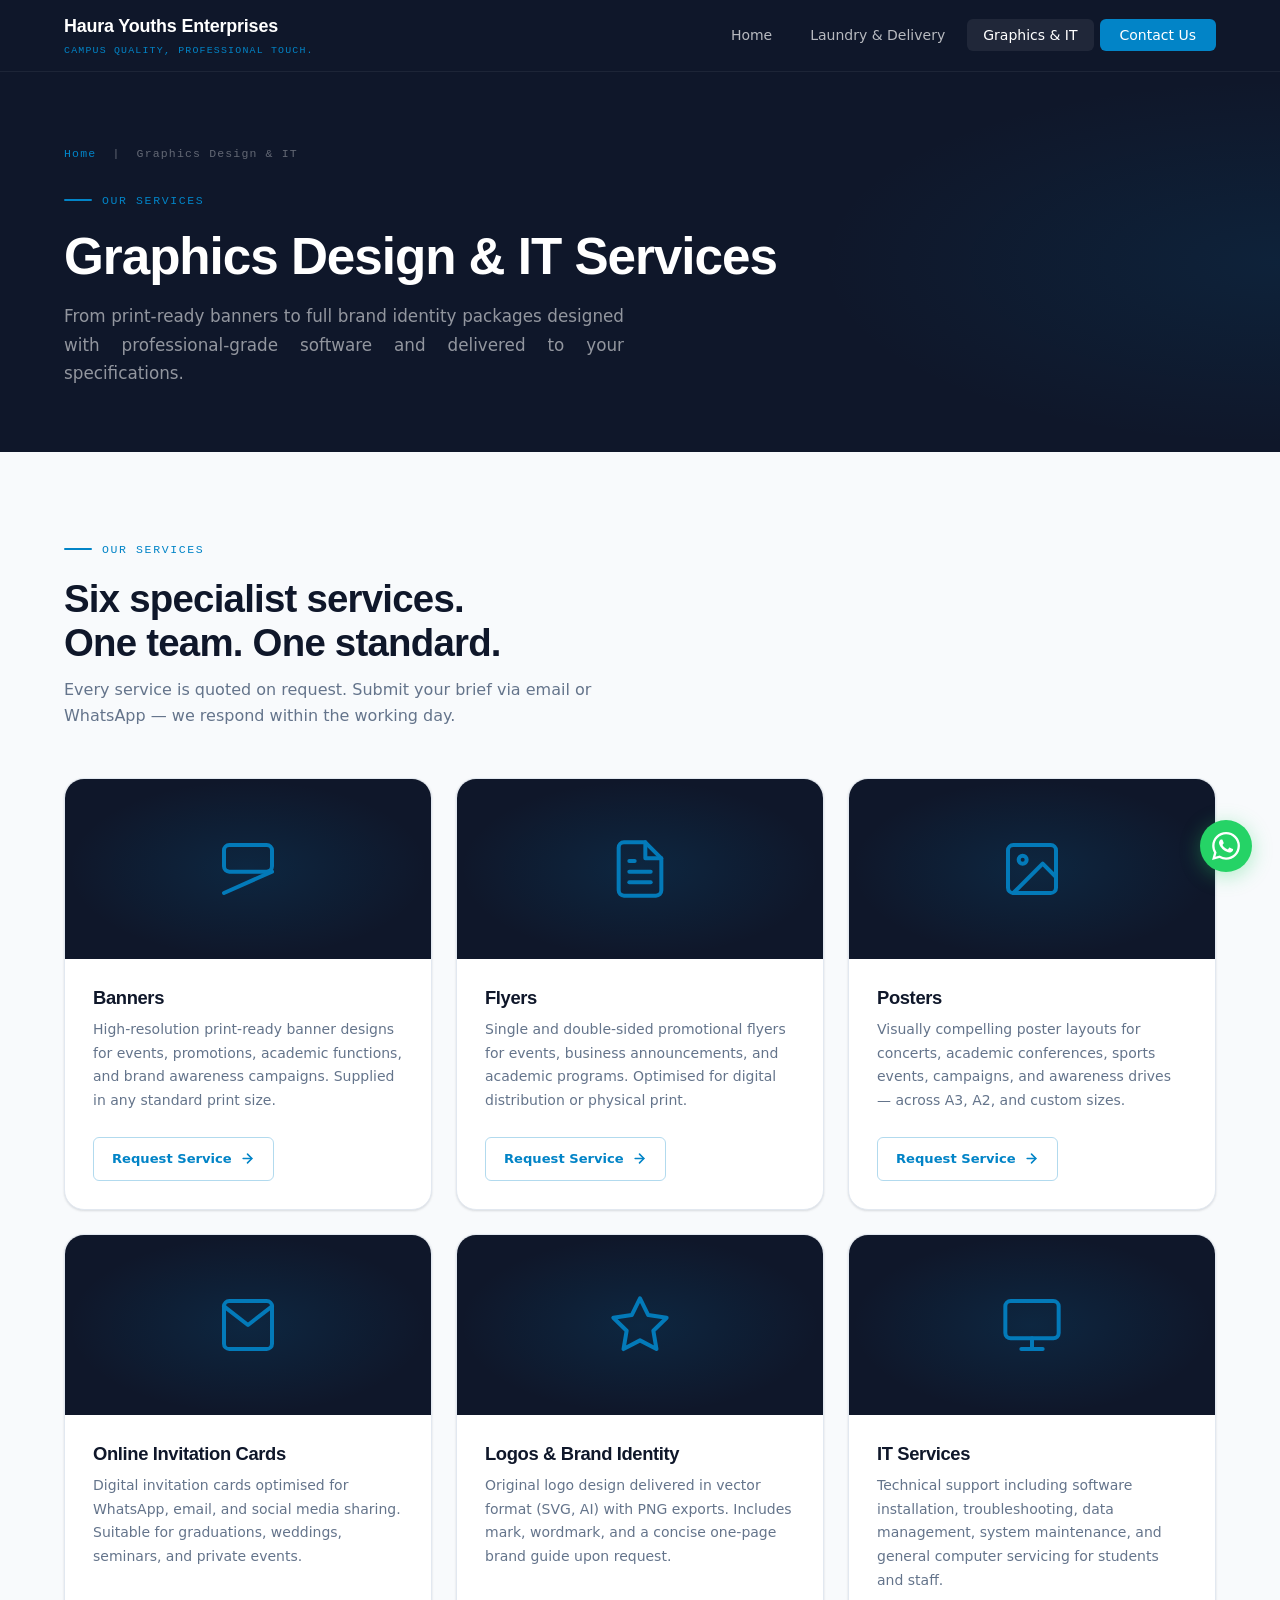
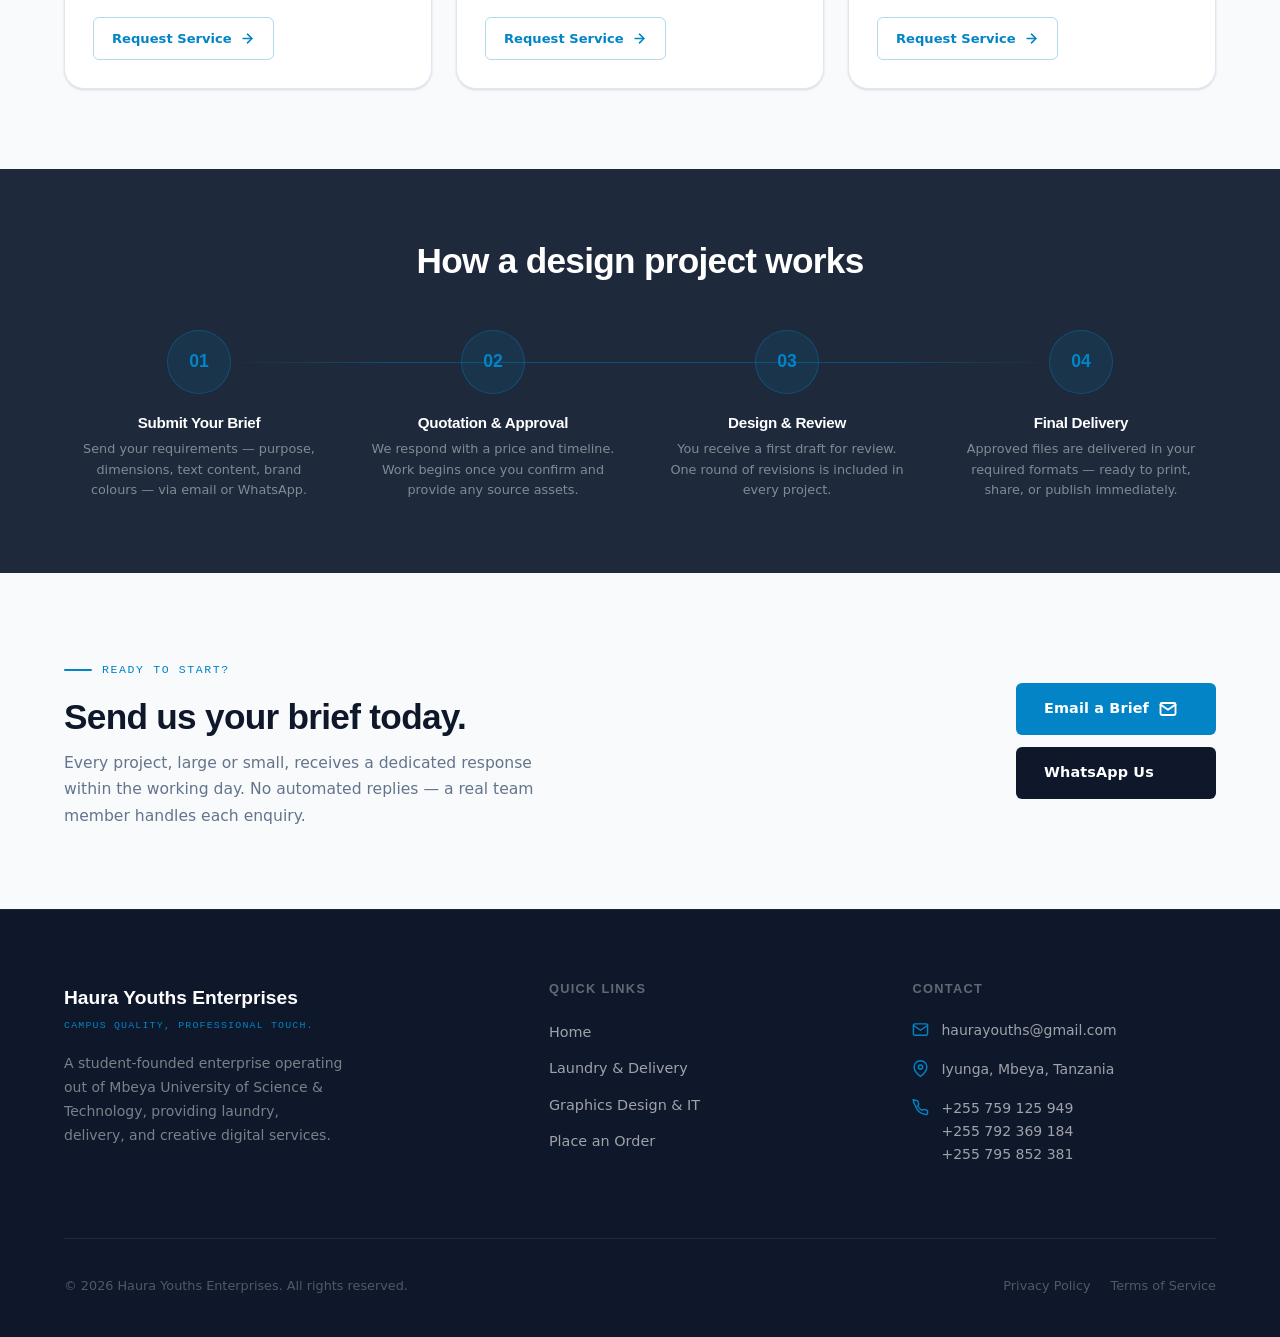
<file: graphics.html>
<!DOCTYPE html>
<html lang="en">
<head>
  <meta charset="UTF-8" />
  <meta name="viewport" content="width=device-width, initial-scale=1.0" />
  <meta name="description" content="Haura Youths Enterprises — Professional graphics design and IT services including banners, flyers, posters, logos, invitation cards, and technical support. Mbeya, Tanzania." />
  <title>Graphics Design &amp; IT — Haura Youths Enterprises</title>
  <link rel="stylesheet" href="css/style.css" />
</head>
<body>

  <!-- NAVBAR -->
  <nav class="navbar" role="navigation" aria-label="Main navigation">
    <div class="navbar__inner">
      <a href="index.html" class="navbar__brand">
        <span class="navbar__name">Haura Youths Enterprises</span>
        <span class="navbar__tagline">Campus Quality, Professional Touch.</span>
      </a>
      <ul class="navbar__links" role="list">
        <li><a href="index.html">Home</a></li>
        <li><a href="laundry.html">Laundry &amp; Delivery</a></li>
        <li><a href="graphics.html" class="active">Graphics &amp; IT</a></li>
        <li><a href="mailto:haurayouths@gmail.com" class="nav-cta">Contact Us</a></li>
      </ul>
      <button class="nav-toggle" aria-label="Toggle menu" aria-expanded="false">
        <span></span>
        <span></span>
        <span></span>
      </button>
    </div>
  </nav>

  <!-- PAGE HERO -->
  <header class="page-hero" aria-labelledby="page-title">
    <div class="page-hero__inner">
      <p class="page-hero__breadcrumb">
        <a href="index.html">Home</a> &nbsp;|&nbsp; Graphics Design &amp; IT
      </p>
      <p class="section-label">Our Services</p>
      <h1 class="page-hero__title" id="page-title">Graphics Design &amp; IT Services</h1>
      <p class="page-hero__subtitle" style="text-align: justify;">
        From print-ready banners to full brand identity packages designed with professional-grade software and delivered to your specifications.
      </p>
    </div>
  </header>

  <!-- SERVICE MATRIX -->
  <main>
    <section class="graphics-section" aria-labelledby="services-grid-title">
      <div style="max-width: 1280px; margin: 0 auto; padding: 0 0 48px;">
        <p class="section-label reveal">Our Services</p>
        <h2 id="services-grid-title" style="font-size: clamp(1.8rem, 3vw, 2.4rem); color: var(--color-text-main); margin-bottom: 12px;" class="reveal reveal-delay-1">Six specialist services.<br>One team. One standard.</h2>
        <p style="font-size: 1rem; color: var(--color-text-muted); max-width: 540px;" class="reveal reveal-delay-2">
          Every service is quoted on request. Submit your brief via email or WhatsApp — we respond within the working day.
        </p>
      </div>

      <div class="graphics-grid">

        <!-- 1. Banners -->
        <article class="service-block reveal reveal-delay-1">
          <div class="service-block__icon-wrap" aria-hidden="true">
            <svg class="service-block__icon" xmlns="http://www.w3.org/2000/svg" viewBox="0 0 24 24" fill="none" stroke="currentColor" stroke-width="1.5" stroke-linecap="round" stroke-linejoin="round">
              <rect x="3" y="3" width="18" height="10" rx="2"/>
              <path d="M3 21l18-8"/>
            </svg>
          </div>
          <div class="service-block__body">
            <h3 class="service-block__title">Banners</h3>
            <p class="service-block__desc">
              High-resolution print-ready banner designs for events, promotions, academic functions, and brand awareness campaigns. Supplied in any standard print size.
            </p>
            <a href="mailto:haurayouths@gmail.com?subject=Banner%20Design%20Request" class="service-block__btn" aria-label="Request a banner design">
              Request Service
              <svg xmlns="http://www.w3.org/2000/svg" viewBox="0 0 24 24" fill="none" stroke="currentColor" stroke-width="2.5" stroke-linecap="round" stroke-linejoin="round"><line x1="5" y1="12" x2="19" y2="12"/><polyline points="12 5 19 12 12 19"/></svg>
            </a>
          </div>
        </article>

        <!-- 2. Flyers -->
        <article class="service-block reveal reveal-delay-2">
          <div class="service-block__icon-wrap" aria-hidden="true">
            <svg class="service-block__icon" xmlns="http://www.w3.org/2000/svg" viewBox="0 0 24 24" fill="none" stroke="currentColor" stroke-width="1.5" stroke-linecap="round" stroke-linejoin="round">
              <path d="M14 2H6a2 2 0 0 0-2 2v16a2 2 0 0 0 2 2h12a2 2 0 0 0 2-2V8z"/>
              <polyline points="14 2 14 8 20 8"/>
              <line x1="16" y1="13" x2="8" y2="13"/>
              <line x1="16" y1="17" x2="8" y2="17"/>
              <polyline points="10 9 9 9 8 9"/>
            </svg>
          </div>
          <div class="service-block__body">
            <h3 class="service-block__title">Flyers</h3>
            <p class="service-block__desc">
              Single and double-sided promotional flyers for events, business announcements, and academic programs. Optimised for digital distribution or physical print.
            </p>
            <a href="mailto:haurayouths@gmail.com?subject=Flyer%20Design%20Request" class="service-block__btn" aria-label="Request a flyer design">
              Request Service
              <svg xmlns="http://www.w3.org/2000/svg" viewBox="0 0 24 24" fill="none" stroke="currentColor" stroke-width="2.5" stroke-linecap="round" stroke-linejoin="round"><line x1="5" y1="12" x2="19" y2="12"/><polyline points="12 5 19 12 12 19"/></svg>
            </a>
          </div>
        </article>

        <!-- 3. Posters -->
        <article class="service-block reveal reveal-delay-3">
          <div class="service-block__icon-wrap" aria-hidden="true">
            <svg class="service-block__icon" xmlns="http://www.w3.org/2000/svg" viewBox="0 0 24 24" fill="none" stroke="currentColor" stroke-width="1.5" stroke-linecap="round" stroke-linejoin="round">
              <rect x="3" y="3" width="18" height="18" rx="2" ry="2"/>
              <circle cx="8.5" cy="8.5" r="1.5"/>
              <polyline points="21 15 16 10 5 21"/>
            </svg>
          </div>
          <div class="service-block__body">
            <h3 class="service-block__title">Posters</h3>
            <p class="service-block__desc">
              Visually compelling poster layouts for concerts, academic conferences, sports events, campaigns, and awareness drives — across A3, A2, and custom sizes.
            </p>
            <a href="mailto:haurayouths@gmail.com?subject=Poster%20Design%20Request" class="service-block__btn" aria-label="Request a poster design">
              Request Service
              <svg xmlns="http://www.w3.org/2000/svg" viewBox="0 0 24 24" fill="none" stroke="currentColor" stroke-width="2.5" stroke-linecap="round" stroke-linejoin="round"><line x1="5" y1="12" x2="19" y2="12"/><polyline points="12 5 19 12 12 19"/></svg>
            </a>
          </div>
        </article>

        <!-- 4. Online Invitation Cards -->
        <article class="service-block reveal reveal-delay-4">
          <div class="service-block__icon-wrap" aria-hidden="true">
            <svg class="service-block__icon" xmlns="http://www.w3.org/2000/svg" viewBox="0 0 24 24" fill="none" stroke="currentColor" stroke-width="1.5" stroke-linecap="round" stroke-linejoin="round">
              <path d="M21 5c0-1.1-.9-2-2-2H5c-1.1 0-2 .9-2 2v14c0 1.1.9 2 2 2h14c1.1 0 2-.9 2-2V5z"/>
              <path d="M21 5l-9 7-9-7"/>
            </svg>
          </div>
          <div class="service-block__body">
            <h3 class="service-block__title">Online Invitation Cards</h3>
            <p class="service-block__desc">
              Digital invitation cards optimised for WhatsApp, email, and social media sharing. Suitable for graduations, weddings, seminars, and private events.
            </p>
            <a href="mailto:haurayouths@gmail.com?subject=Invitation%20Card%20Design%20Request" class="service-block__btn" aria-label="Request an invitation card design">
              Request Service
              <svg xmlns="http://www.w3.org/2000/svg" viewBox="0 0 24 24" fill="none" stroke="currentColor" stroke-width="2.5" stroke-linecap="round" stroke-linejoin="round"><line x1="5" y1="12" x2="19" y2="12"/><polyline points="12 5 19 12 12 19"/></svg>
            </a>
          </div>
        </article>

        <!-- 5. Logos -->
        <article class="service-block reveal reveal-delay-5">
          <div class="service-block__icon-wrap" aria-hidden="true">
            <svg class="service-block__icon" xmlns="http://www.w3.org/2000/svg" viewBox="0 0 24 24" fill="none" stroke="currentColor" stroke-width="1.5" stroke-linecap="round" stroke-linejoin="round">
              <polygon points="12 2 15.09 8.26 22 9.27 17 14.14 18.18 21.02 12 17.77 5.82 21.02 7 14.14 2 9.27 8.91 8.26 12 2"/>
            </svg>
          </div>
          <div class="service-block__body">
            <h3 class="service-block__title">Logos &amp; Brand Identity</h3>
            <p class="service-block__desc">
              Original logo design delivered in vector format (SVG, AI) with PNG exports. Includes mark, wordmark, and a concise one-page brand guide upon request.
            </p>
            <a href="mailto:haurayouths@gmail.com?subject=Logo%20Design%20Request" class="service-block__btn" aria-label="Request a logo design">
              Request Service
              <svg xmlns="http://www.w3.org/2000/svg" viewBox="0 0 24 24" fill="none" stroke="currentColor" stroke-width="2.5" stroke-linecap="round" stroke-linejoin="round"><line x1="5" y1="12" x2="19" y2="12"/><polyline points="12 5 19 12 12 19"/></svg>
            </a>
          </div>
        </article>

        <!-- 6. IT Services -->
        <article class="service-block reveal reveal-delay-1">
          <div class="service-block__icon-wrap" aria-hidden="true">
            <svg class="service-block__icon" xmlns="http://www.w3.org/2000/svg" viewBox="0 0 24 24" fill="none" stroke="currentColor" stroke-width="1.5" stroke-linecap="round" stroke-linejoin="round">
              <rect x="2" y="3" width="20" height="14" rx="2" ry="2"/>
              <line x1="8" y1="21" x2="16" y2="21"/>
              <line x1="12" y1="17" x2="12" y2="21"/>
            </svg>
          </div>
          <div class="service-block__body">
            <h3 class="service-block__title">IT Services</h3>
            <p class="service-block__desc">
              Technical support including software installation, troubleshooting, data management, system maintenance, and general computer servicing for students and staff.
            </p>
            <a href="mailto:haurayouths@gmail.com?subject=IT%20Services%20Request" class="service-block__btn" aria-label="Request IT services">
              Request Service
              <svg xmlns="http://www.w3.org/2000/svg" viewBox="0 0 24 24" fill="none" stroke="currentColor" stroke-width="2.5" stroke-linecap="round" stroke-linejoin="round"><line x1="5" y1="12" x2="19" y2="12"/><polyline points="12 5 19 12 12 19"/></svg>
            </a>
          </div>
        </article>

      </div>
    </section>

    <!-- PROCESS STRIP -->
    <section class="process-strip" aria-labelledby="process-title">
      <div class="process-strip__inner">
        <h2 class="process-strip__title reveal" id="process-title">How a design project works</h2>
        <div class="process-steps">
          <div class="process-step reveal reveal-delay-1">
            <div class="process-step__num">01</div>
            <h3 class="process-step__title">Submit Your Brief</h3>
            <p class="process-step__desc">Send your requirements — purpose, dimensions, text content, brand colours — via email or WhatsApp.</p>
          </div>
          <div class="process-step reveal reveal-delay-2">
            <div class="process-step__num">02</div>
            <h3 class="process-step__title">Quotation &amp; Approval</h3>
            <p class="process-step__desc">We respond with a price and timeline. Work begins once you confirm and provide any source assets.</p>
          </div>
          <div class="process-step reveal reveal-delay-3">
            <div class="process-step__num">03</div>
            <h3 class="process-step__title">Design &amp; Review</h3>
            <p class="process-step__desc">You receive a first draft for review. One round of revisions is included in every project.</p>
          </div>
          <div class="process-step reveal reveal-delay-4">
            <div class="process-step__num">04</div>
            <h3 class="process-step__title">Final Delivery</h3>
            <p class="process-step__desc">Approved files are delivered in your required formats — ready to print, share, or publish immediately.</p>
          </div>
        </div>
      </div>
    </section>

    <!-- CONTACT CTA STRIP -->
    <section style="background: var(--color-secondary); padding: 80px 5%;" aria-labelledby="cta-title">
      <div style="max-width: 1280px; margin: 0 auto; display: grid; grid-template-columns: 1fr auto; gap: 40px; align-items: center;" class="reveal">
        <div>
          <p class="section-label">Ready to Start?</p>
          <h2 id="cta-title" style="font-size: clamp(1.6rem, 3vw, 2.2rem); color: var(--color-text-main); margin-bottom: 12px;">Send us your brief today.</h2>
          <p style="font-size: 0.975rem; color: var(--color-text-muted); max-width: 480px; line-height: 1.7;">
            Every project, large or small, receives a dedicated response within the working day. No automated replies — a real team member handles each enquiry.
          </p>
        </div>
        <div style="display: flex; flex-direction: column; gap: 12px; min-width: 200px;">
          <a href="mailto:haurayouths@gmail.com" class="btn btn--primary">
            Email a Brief
            <svg xmlns="http://www.w3.org/2000/svg" viewBox="0 0 24 24" fill="none" stroke="currentColor" stroke-width="2.5" stroke-linecap="round" stroke-linejoin="round"><path d="M4 4h16c1.1 0 2 .9 2 2v12c0 1.1-.9 2-2 2H4c-1.1 0-2-.9-2-2V6c0-1.1.9-2 2-2z"/><polyline points="22,6 12,13 2,6"/></svg>
          </a>
          <a href="https://wa.me/255759125949" class="btn btn--dark" target="_blank" rel="noopener noreferrer">
            WhatsApp Us
          </a>
        </div>
      </div>
    </section>
  </main>

  <!-- FOOTER -->
  <footer class="footer" role="contentinfo">
    <div class="footer__inner">
      <div class="footer__top">
        <div>
          <div class="footer__brand-name">Haura Youths Enterprises</div>
          <div class="footer__brand-tag">Campus Quality, Professional Touch.</div>
          <p class="footer__brand-desc">
            A student-founded enterprise operating out of Mbeya University of Science &amp; Technology, providing laundry, delivery, and creative digital services.
          </p>
        </div>
        <div>
          <h3 class="footer__col-title">Quick Links</h3>
          <ul class="footer__links">
            <li><a href="index.html">Home</a></li>
            <li><a href="laundry.html">Laundry &amp; Delivery</a></li>
            <li><a href="graphics.html">Graphics Design &amp; IT</a></li>
            <li><a href="mailto:haurayouths@gmail.com">Place an Order</a></li>
          </ul>
        </div>
        <div>
          <h3 class="footer__col-title">Contact</h3>
          <div class="footer__contact-item">
            <svg xmlns="http://www.w3.org/2000/svg" viewBox="0 0 24 24" fill="none" stroke="currentColor" stroke-width="2" stroke-linecap="round" stroke-linejoin="round"><path d="M4 4h16c1.1 0 2 .9 2 2v12c0 1.1-.9 2-2 2H4c-1.1 0-2-.9-2-2V6c0-1.1.9-2 2-2z"/><polyline points="22,6 12,13 2,6"/></svg>
            <a href="mailto:haurayouths@gmail.com">haurayouths@gmail.com</a>
          </div>
          <div class="footer__contact-item">
            <svg xmlns="http://www.w3.org/2000/svg" viewBox="0 0 24 24" fill="none" stroke="currentColor" stroke-width="2" stroke-linecap="round" stroke-linejoin="round"><path d="M21 10c0 7-9 13-9 13s-9-6-9-13a9 9 0 0 1 18 0z"/><circle cx="12" cy="10" r="3"/></svg>
            <span>Iyunga, Mbeya, Tanzania</span>
          </div>
          <div class="footer__contact-item">
            <svg xmlns="http://www.w3.org/2000/svg" viewBox="0 0 24 24" fill="none" stroke="currentColor" stroke-width="2" stroke-linecap="round" stroke-linejoin="round"><path d="M22 16.92v3a2 2 0 0 1-2.18 2 19.79 19.79 0 0 1-8.63-3.07A19.5 19.5 0 0 1 4.69 9.5a19.79 19.79 0 0 1-3.07-8.67A2 2 0 0 1 3.6 2h3a2 2 0 0 1 2 1.72c.127.96.361 1.903.7 2.81a2 2 0 0 1-.45 2.11L7.91 9.9a16 16 0 0 0 6.29 6.29l1.06-.94a2 2 0 0 1 2.11-.45c.907.339 1.85.573 2.81.7A2 2 0 0 1 22 16.92z"/></svg>
            <div>
              <a href="tel:+255759125949">+255 759 125 949</a><br />
              <a href="tel:+255792369184">+255 792 369 184</a><br />
              <a href="tel:+255795852381">+255 795 852 381</a>
            </div>
          </div>
        </div>
      </div>
      <div class="footer__bottom">
        <p class="footer__copy">&copy; 2026 Haura Youths Enterprises. All rights reserved.</p>
        <nav class="footer__legal" aria-label="Legal links">
          <a href="#">Privacy Policy</a>
          <a href="#">Terms of Service</a>
        </nav>
      </div>
    </div>
  </footer>

  <a href="https://wa.me/255759125949" class="whatsapp-float" aria-label="Contact us on WhatsApp" target="_blank" rel="noopener noreferrer">
    <svg xmlns="http://www.w3.org/2000/svg" viewBox="0 0 24 24" fill="currentColor">
      <path d="M17.472 14.382c-.297-.149-1.758-.867-2.03-.967-.273-.099-.471-.148-.67.15-.197.297-.767.966-.94 1.164-.173.199-.347.223-.644.075-.297-.15-1.255-.463-2.39-1.475-.883-.788-1.48-1.761-1.653-2.059-.173-.297-.018-.458.13-.606.134-.133.298-.347.446-.52.149-.174.198-.298.298-.497.099-.198.05-.371-.025-.52-.075-.149-.669-1.612-.916-2.207-.242-.579-.487-.5-.669-.51-.173-.008-.371-.01-.57-.01-.198 0-.52.074-.792.372-.272.297-1.04 1.016-1.04 2.479 0 1.462 1.065 2.875 1.213 3.074.149.198 2.096 3.2 5.077 4.487.709.306 1.262.489 1.694.625.712.227 1.36.195 1.871.118.571-.085 1.758-.719 2.006-1.413.248-.694.248-1.289.173-1.413-.074-.124-.272-.198-.57-.347m-5.421 7.403h-.004a9.87 9.87 0 01-5.031-1.378l-.361-.214-3.741.982.998-3.648-.235-.374a9.86 9.86 0 01-1.51-5.26c.001-5.45 4.436-9.884 9.888-9.884 2.64 0 5.122 1.03 6.988 2.898a9.825 9.825 0 012.893 6.994c-.003 5.45-4.437 9.884-9.885 9.884m8.413-18.297A11.815 11.815 0 0012.05 0C5.495 0 .16 5.335.157 11.892c0 2.096.547 4.142 1.588 5.945L.057 24l6.305-1.654a11.882 11.882 0 005.683 1.448h.005c6.554 0 11.89-5.335 11.893-11.893a11.821 11.821 0 00-3.48-8.413z"/>
    </svg>
  </a>

  <script src="js/main.js"></script>
</body>
</html>
</file>
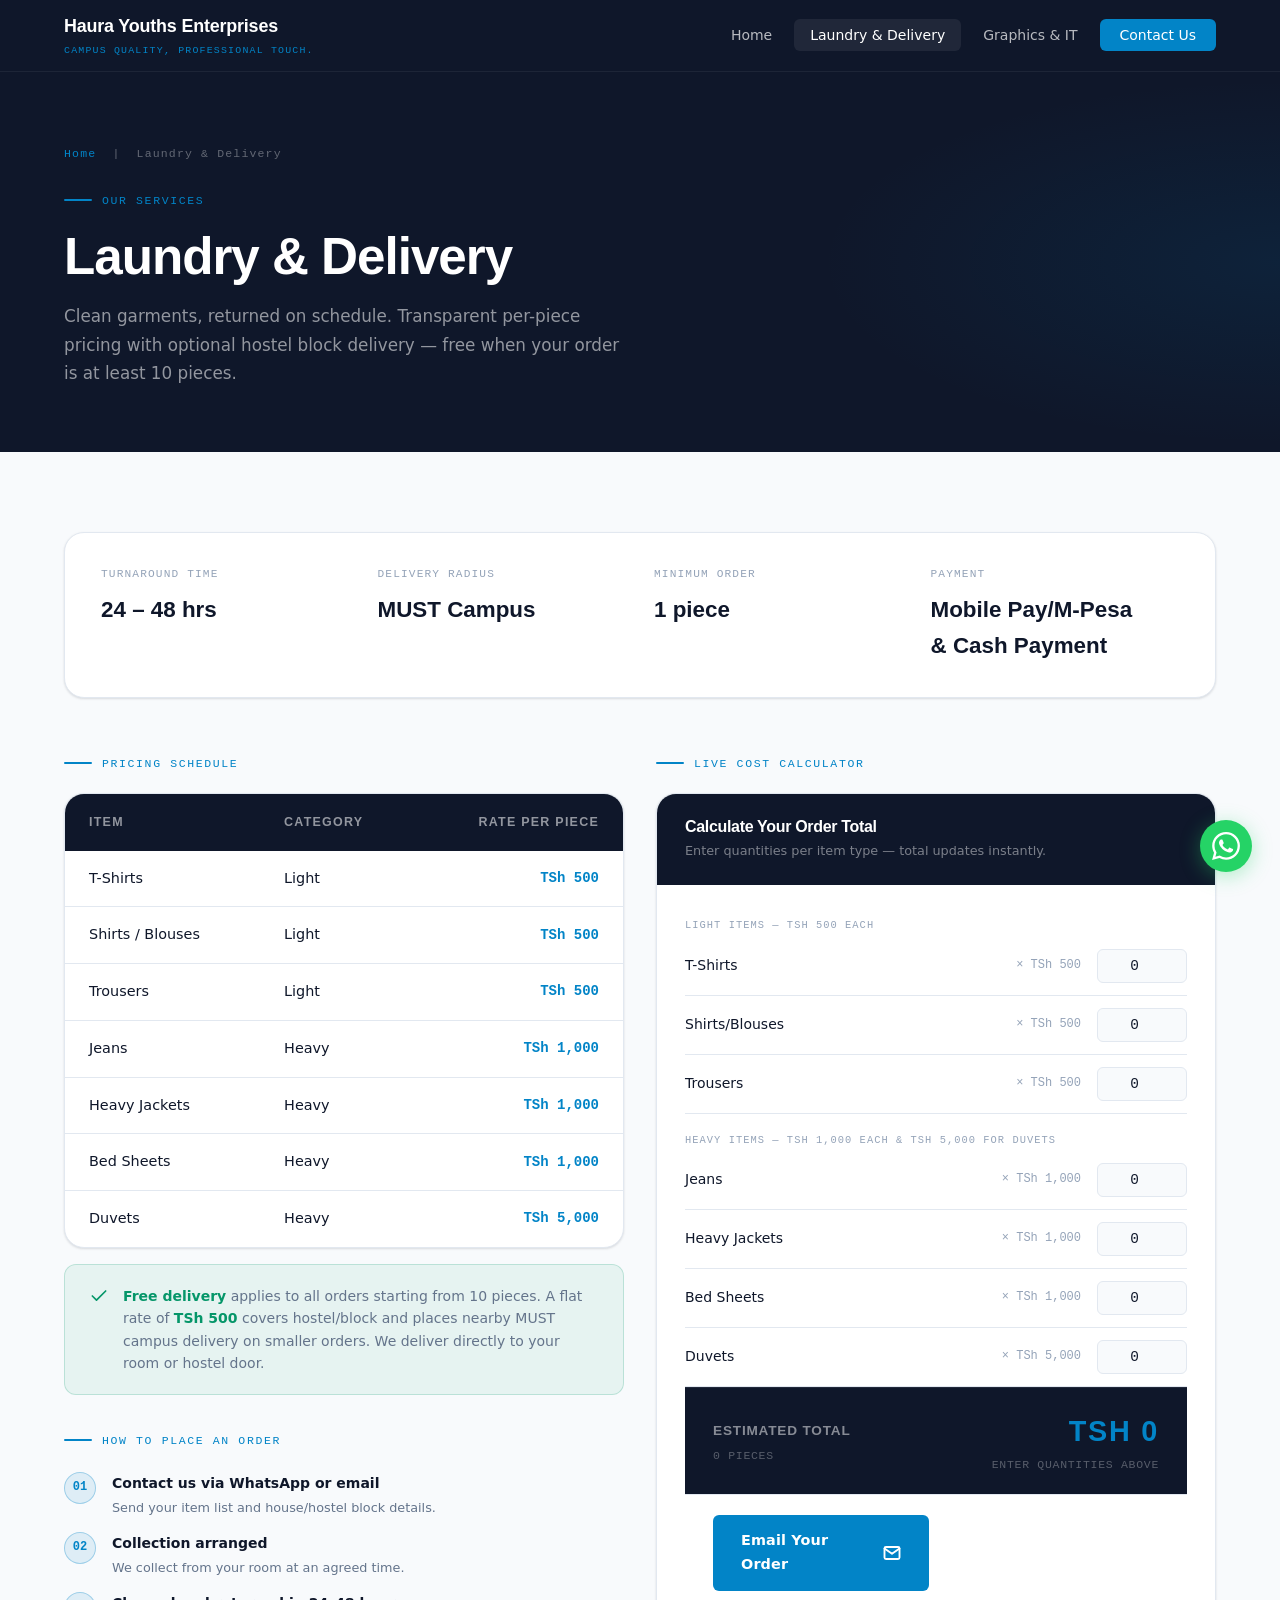
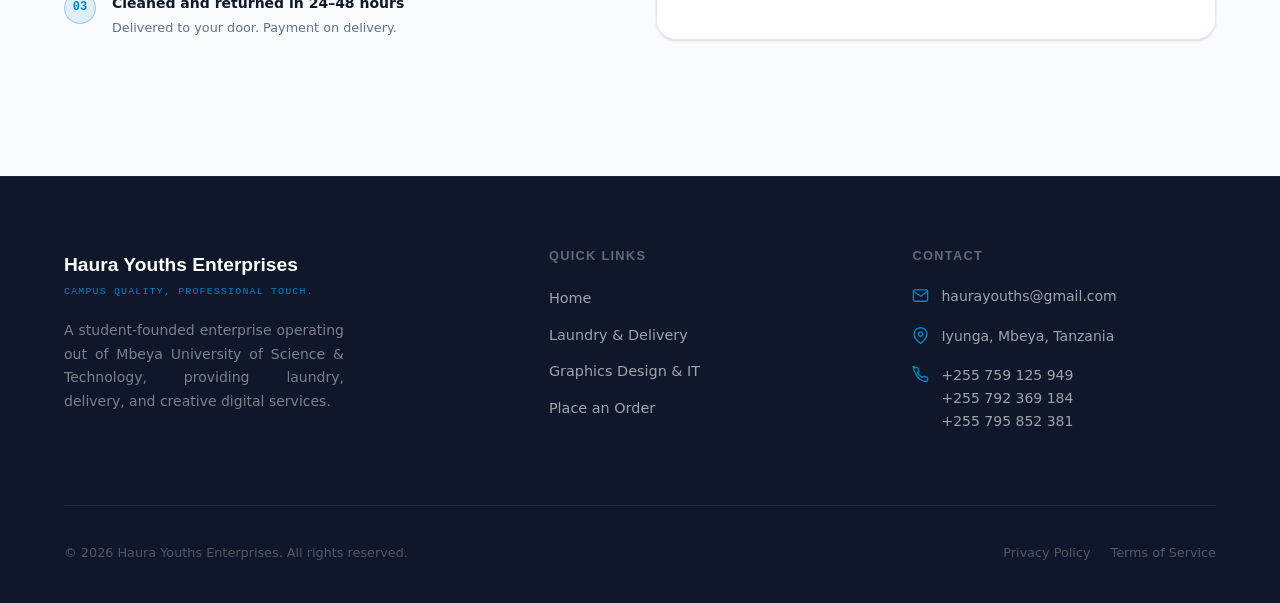
<file: laundry.html>
<!DOCTYPE html>
<html lang="en">
<head>
  <meta charset="UTF-8" />
  <meta name="viewport" content="width=device-width, initial-scale=1.0" />
  <meta name="description" content="Haura Youths Enterprises — Laundry and delivery services with clear per-piece pricing and free delivery on large orders. Based in Iyunga, Mbeya." />
  <title>Laundry &amp; Delivery — Haura Youths Enterprises</title>
  <link rel="stylesheet" href="css/style.css" />
</head>
<body>

  <!-- NAVBAR -->
  <nav class="navbar" role="navigation" aria-label="Main navigation">
    <div class="navbar__inner">
      <a href="index.html" class="navbar__brand">
        <span class="navbar__name">Haura Youths Enterprises</span>
        <span class="navbar__tagline">Campus Quality, Professional Touch.</span>
      </a>
      <ul class="navbar__links" role="list">
        <li><a href="index.html">Home</a></li>
        <li><a href="laundry.html" class="active">Laundry &amp; Delivery</a></li>
        <li><a href="graphics.html">Graphics &amp; IT</a></li>
        <li><a href="mailto:haurayouths@gmail.com" class="nav-cta">Contact Us</a></li>
      </ul>
      <button class="nav-toggle" aria-label="Toggle menu" aria-expanded="false">
        <span></span>
        <span></span>
        <span></span>
      </button>
    </div>
  </nav>

  <!-- PAGE HERO -->
  <header class="page-hero" aria-labelledby="page-title">
    <div class="page-hero__inner">
      <p class="page-hero__breadcrumb">
        <a href="index.html">Home</a> &nbsp;|&nbsp; Laundry &amp; Delivery
      </p>
      <p class="section-label">Our Services</p>
      <h1 class="page-hero__title" id="page-title">Laundry &amp; Delivery</h1>
      <p class="page-hero__subtitle">
        Clean garments, returned on schedule. Transparent per-piece pricing with optional hostel block delivery — free when your order is at least 10 pieces.
      </p>
    </div>
  </header>

  <!-- MAIN CONTENT -->
  <main>
    <div class="laundry-section">

      <!-- Intro callout -->
      <div class="reveal" style="margin-bottom: 48px;">
        <div style="background: #fff; border: 1px solid var(--color-border); border-radius: var(--radius-lg); padding: 32px 36px; display: grid; grid-template-columns: repeat(auto-fit, minmax(200px, 1fr)); gap: 28px; box-shadow: var(--shadow-sm);">
          <div>
            <p style="font-family: var(--font-mono); font-size: 0.7rem; letter-spacing: 0.1em; text-transform: uppercase; color: var(--color-text-light); margin-bottom: 8px;">Turnaround Time</p>
            <p style="font-family: var(--font-display); font-size: 1.4rem; font-weight: 800; color: var(--color-text-main);">24 – 48 hrs</p>
          </div>
          <div>
            <p style="font-family: var(--font-mono); font-size: 0.7rem; letter-spacing: 0.1em; text-transform: uppercase; color: var(--color-text-light); margin-bottom: 8px;">Delivery Radius</p>
            <p style="font-family: var(--font-display); font-size: 1.4rem; font-weight: 800; color: var(--color-text-main);">MUST Campus</p>
          </div>
          <div>
            <p style="font-family: var(--font-mono); font-size: 0.7rem; letter-spacing: 0.1em; text-transform: uppercase; color: var(--color-text-light); margin-bottom: 8px;">Minimum Order</p>
            <p style="font-family: var(--font-display); font-size: 1.4rem; font-weight: 800; color: var(--color-text-main);">1 piece</p>
          </div>
          <div>
            <p style="font-family: var(--font-mono); font-size: 0.7rem; letter-spacing: 0.1em; text-transform: uppercase; color: var(--color-text-light); margin-bottom: 8px;">Payment</p>
            <p style="font-family: var(--font-display); font-size: 1.4rem; font-weight: 800; color: var(--color-text-main);">Mobile Pay/M-Pesa <br>&amp; Cash Payment</p>
          </div>
        </div>
      </div>

      <!-- Pricing + Calculator Grid -->
      <div class="pricing-grid">

        <!-- Pricing Table -->
        <div class="reveal reveal-delay-1">
          <p class="section-label" style="margin-bottom: 20px;">Pricing Schedule</p>

          <div class="pricing-table-wrap">
            <table aria-label="Laundry pricing per item">
              <thead>
                <tr>
                  <th>Item</th>
                  <th>Category</th>
                  <th>Rate per Piece</th>
                </tr>
              </thead>
              <tbody>
                <tr>
                  <td>T-Shirts</td>
                  <td>Light</td>
                  <td>TSh 500</td>
                </tr>
                <tr>
                  <td>Shirts / Blouses</td>
                  <td>Light</td>
                  <td>TSh 500</td>
                </tr>
                <tr>
                  <td>Trousers</td>
                  <td>Light</td>
                  <td>TSh 500</td>
                </tr>
                <tr>
                  <td>Jeans</td>
                  <td>Heavy</td>
                  <td>TSh 1,000</td>
                </tr>
                <tr>
                  <td>Heavy Jackets</td>
                  <td>Heavy</td>
                  <td>TSh 1,000</td>
                </tr>
                <tr>
                  <td>Bed Sheets</td>
                  <td>Heavy</td>
                  <td>TSh 1,000</td>
                </tr>
                <tr>
                  <td> Duvets</td>
                  <td>Heavy</td>
                  <td>TSh 5,000</td>
                </tr>
              </tbody>
            </table>
          </div>

          <!-- Delivery note -->
          <div class="pricing-note" style="margin-top: 16px;">
            <svg xmlns="http://www.w3.org/2000/svg" viewBox="0 0 24 24" fill="none" stroke="currentColor" stroke-width="2" stroke-linecap="round" stroke-linejoin="round"><polyline points="20 6 9 17 4 12"/></svg>
            <p>
              <strong>Free delivery</strong> applies to all orders starting from 10 pieces. A flat rate of <strong>TSh 500</strong> covers hostel/block and places nearby MUST campus delivery on smaller orders. We deliver directly to your room or hostel door.
            </p>
          </div>

          <!-- How to Order -->
          <div style="margin-top: 28px;">
            <p class="section-label">How to Place an Order</p>
            <div style="display: flex; flex-direction: column; gap: 14px; margin-top: 4px;">
              <div style="display: flex; align-items: flex-start; gap: 16px;">
                <div style="width: 32px; height: 32px; border-radius: 50%; background: rgba(2,132,199,0.1); border: 1.5px solid rgba(2,132,199,0.3); display: flex; align-items: center; justify-content: center; font-family: var(--font-mono); font-size: 0.75rem; font-weight: 600; color: var(--color-accent); flex-shrink: 0;">01</div>
                <div>
                  <p style="font-size: 0.875rem; font-weight: 600; color: var(--color-text-main); margin-bottom: 2px;">Contact us via WhatsApp or email</p>
                  <p style="font-size: 0.8rem; color: var(--color-text-muted);">Send your item list and house/hostel block details.</p>
                </div>
              </div>
              <div style="display: flex; align-items: flex-start; gap: 16px;">
                <div style="width: 32px; height: 32px; border-radius: 50%; background: rgba(2,132,199,0.1); border: 1.5px solid rgba(2,132,199,0.3); display: flex; align-items: center; justify-content: center; font-family: var(--font-mono); font-size: 0.75rem; font-weight: 600; color: var(--color-accent); flex-shrink: 0;">02</div>
                <div>
                  <p style="font-size: 0.875rem; font-weight: 600; color: var(--color-text-main); margin-bottom: 2px;">Collection arranged</p>
                  <p style="font-size: 0.8rem; color: var(--color-text-muted);">We collect from your room at an agreed time.</p>
                </div>
              </div>
              <div style="display: flex; align-items: flex-start; gap: 16px;">
                <div style="width: 32px; height: 32px; border-radius: 50%; background: rgba(2,132,199,0.1); border: 1.5px solid rgba(2,132,199,0.3); display: flex; align-items: center; justify-content: center; font-family: var(--font-mono); font-size: 0.75rem; font-weight: 600; color: var(--color-accent); flex-shrink: 0;">03</div>
                <div>
                  <p style="font-size: 0.875rem; font-weight: 600; color: var(--color-text-main); margin-bottom: 2px;">Cleaned and returned in 24–48 hours</p>
                  <p style="font-size: 0.8rem; color: var(--color-text-muted);">Delivered to your door. Payment on delivery.</p>
                </div>
              </div>
            </div>
          </div>
        </div>

        <!-- Calculator -->
        <div class="reveal reveal-delay-2">
          <p class="section-label" style="margin-bottom: 20px;">Live Cost Calculator</p>

          <div class="calculator-card" role="region" aria-label="Laundry cost calculator">
            <div class="calc-header">
              <h3>Calculate Your Order Total</h3>
              <p>Enter quantities per item type — total updates instantly.</p>
            </div>

            <div class="calc-body">
              <!-- Light items -->
              <p style="font-family: var(--font-mono); font-size: 0.65rem; letter-spacing: 0.1em; text-transform: uppercase; color: var(--color-text-light); margin-bottom: 2px; padding-top: 4px;">Light Items — TSh 500 each</p>

              <div class="calc-item">
                <label class="calc-item__label" for="qty-tshirts">T-Shirts</label>
                <span class="calc-item__price">× TSh 500</span>
                <input
                  class="calc-item__input"
                  type="number"
                  id="qty-tshirts"
                  data-item="tshirts"
                  min="0"
                  value="0"
                  aria-label="Number of T-Shirts"
                />
              </div>
              <div class="calc-item">
                <label class="calc-item__label" for="qty-shirts">Shirts/Blouses</label>
                <span class="calc-item__price">× TSh 500</span>
                <input
                  class="calc-item__input"
                  type="number"
                  id="qty-shirts"
                  data-item="shirts"
                  min="0"
                  value="0"
                  aria-label="Number of Shirts or Blouses"
                />
              </div>
              <div class="calc-item">
                <label class="calc-item__label" for="qty-trousers">Trousers</label>
                <span class="calc-item__price">× TSh 500</span>
                <input
                  class="calc-item__input"
                  type="number"
                  id="qty-trousers"
                  data-item="trousers"
                  min="0"
                  value="0"
                  aria-label="Number of Trousers"
                />
              </div>

              <!-- Heavy items -->
              <p style="font-family: var(--font-mono); font-size: 0.65rem; letter-spacing: 0.1em; text-transform: uppercase; color: var(--color-text-light); margin-top: 18px; margin-bottom: 2px;">Heavy Items — TSh 1,000 each &amp; TSh 5,000 for Duvets</p>

              <div class="calc-item">
                <label class="calc-item__label" for="qty-jeans">Jeans</label>
                <span class="calc-item__price">× TSh 1,000</span>
                <input
                  class="calc-item__input"
                  type="number"
                  id="qty-jeans"
                  data-item="jeans"
                  min="0"
                  value="0"
                  aria-label="Number of Jeans"
                />
              </div>
              <div class="calc-item">
                <label class="calc-item__label" for="qty-jackets">Heavy Jackets</label>
                <span class="calc-item__price">× TSh 1,000</span>
                <input
                  class="calc-item__input"
                  type="number"
                  id="qty-jackets"
                  data-item="jackets"
                  min="0"
                  value="0"
                  aria-label="Number of Heavy Jackets"
                />
              </div>
              <div class="calc-item">
                <label class="calc-item__label" for="qty-bedsheets">Bed Sheets</label>
                <span class="calc-item__price">× TSh 1,000</span>
                <input
                  class="calc-item__input"
                  type="number"
                  id="qty-bedsheets"
                  data-item="bedsheets"
                  min="0"
                  value="0"
                  aria-label="Number of Bed Sheets"
                />
              </div>
             <div class="calc-item">
                <label class="calc-item__label" for="qty-duvets">Duvets</label>
                <span class="calc-item__price">× TSh 5,000</span>
                <input
                  class="calc-item__input"
                  type="number"
                  id="qty-duvets"
                  data-item="duvets"
                  min="0"
                  value="0"
                  aria-label="Number of duvets"
                />
              </div>

            <!-- Total row -->
            <div class="calc-total-row">
              <div>
                <span>Estimated Total</span>
                <span id="item-count" style="display: block; font-size: 0.72rem; font-family: var(--font-mono); color: rgba(255,255,255,0.3); font-weight: 400; margin-top: 3px;">0 pieces</span>
              </div>
              <div class="calc-total-right">
                <span id="total-price">TSh 0</span>
                <span id="delivery-note" class="delivery-note">Enter quantities above</span>
              </div>
            </div>

            <!-- CTA row -->
            <div class="calc-cta-row">
              <a href="mailto:haurayouths@gmail.com" class="btn btn--primary" style="flex: 1; justify-content: center;">
                Email Your Order
                <svg xmlns="http://www.w3.org/2000/svg" viewBox="0 0 24 24" fill="none" stroke="currentColor" stroke-width="2.5" stroke-linecap="round" stroke-linejoin="round"><path d="M4 4h16c1.1 0 2 .9 2 2v12c0 1.1-.9 2-2 2H4c-1.1 0-2-.9-2-2V6c0-1.1.9-2 2-2z"/><polyline points="22,6 12,13 2,6"/></svg>
              </a>
              <a href="https://wa.me/255759125949" class="btn btn--outline" target="_blank" rel="noopener noreferrer" style="flex: 1; justify-content: center; border-color: rgba(255,255,255,0.2);">
                WhatsApp Order
              </a>
            </div>
          </div>
        </div>
      </div>

    </div>
  </main>

  <!-- FOOTER -->
  <footer class="footer" role="contentinfo">
    <div class="footer__inner">
      <div class="footer__top">
        <div>
          <div class="footer__brand-name">Haura Youths Enterprises</div>
          <div class="footer__brand-tag">Campus Quality, Professional Touch.</div>
          <p class="footer__brand-desc" style="text-align: justify;">
            A student-founded enterprise operating out of Mbeya University of Science &amp; Technology, providing laundry, delivery, and creative digital services.
          </p>
        </div>
        <div>
          <h3 class="footer__col-title">Quick Links</h3>
          <ul class="footer__links">
            <li><a href="index.html">Home</a></li>
            <li><a href="laundry.html">Laundry &amp; Delivery</a></li>
            <li><a href="graphics.html">Graphics Design &amp; IT</a></li>
            <li><a href="mailto:haurayouths@gmail.com">Place an Order</a></li>
          </ul>
        </div>
        <div>
          <h3 class="footer__col-title">Contact</h3>
          <div class="footer__contact-item">
            <svg xmlns="http://www.w3.org/2000/svg" viewBox="0 0 24 24" fill="none" stroke="currentColor" stroke-width="2" stroke-linecap="round" stroke-linejoin="round"><path d="M4 4h16c1.1 0 2 .9 2 2v12c0 1.1-.9 2-2 2H4c-1.1 0-2-.9-2-2V6c0-1.1.9-2 2-2z"/><polyline points="22,6 12,13 2,6"/></svg>
            <a href="mailto:haurayouths@gmail.com">haurayouths@gmail.com</a>
          </div>
          <div class="footer__contact-item">
            <svg xmlns="http://www.w3.org/2000/svg" viewBox="0 0 24 24" fill="none" stroke="currentColor" stroke-width="2" stroke-linecap="round" stroke-linejoin="round"><path d="M21 10c0 7-9 13-9 13s-9-6-9-13a9 9 0 0 1 18 0z"/><circle cx="12" cy="10" r="3"/></svg>
            <span>Iyunga, Mbeya, Tanzania</span>
          </div>
          <div class="footer__contact-item">
            <svg xmlns="http://www.w3.org/2000/svg" viewBox="0 0 24 24" fill="none" stroke="currentColor" stroke-width="2" stroke-linecap="round" stroke-linejoin="round"><path d="M22 16.92v3a2 2 0 0 1-2.18 2 19.79 19.79 0 0 1-8.63-3.07A19.5 19.5 0 0 1 4.69 9.5a19.79 19.79 0 0 1-3.07-8.67A2 2 0 0 1 3.6 2h3a2 2 0 0 1 2 1.72c.127.96.361 1.903.7 2.81a2 2 0 0 1-.45 2.11L7.91 9.9a16 16 0 0 0 6.29 6.29l1.06-.94a2 2 0 0 1 2.11-.45c.907.339 1.85.573 2.81.7A2 2 0 0 1 22 16.92z"/></svg>
            <div>
              <a href="tel:+255759125949">+255 759 125 949</a><br />
              <a href="tel:+255792369184">+255 792 369 184</a><br />
              <a href="tel:+255795852381">+255 795 852 381</a>
            </div>
          </div>
        </div>
      </div>
      <div class="footer__bottom">
        <p class="footer__copy">&copy; 2026 Haura Youths Enterprises. All rights reserved.</p>
        <nav class="footer__legal" aria-label="Legal links">
          <a href="#">Privacy Policy</a>
          <a href="#">Terms of Service</a>
        </nav>
      </div>
    </div>
  </footer>

  <a href="https://wa.me/255759125949" class="whatsapp-float" aria-label="Contact us on WhatsApp" target="_blank" rel="noopener noreferrer">
    <svg xmlns="http://www.w3.org/2000/svg" viewBox="0 0 24 24" fill="currentColor">
      <path d="M17.472 14.382c-.297-.149-1.758-.867-2.03-.967-.273-.099-.471-.148-.67.15-.197.297-.767.966-.94 1.164-.173.199-.347.223-.644.075-.297-.15-1.255-.463-2.39-1.475-.883-.788-1.48-1.761-1.653-2.059-.173-.297-.018-.458.13-.606.134-.133.298-.347.446-.52.149-.174.198-.298.298-.497.099-.198.05-.371-.025-.52-.075-.149-.669-1.612-.916-2.207-.242-.579-.487-.5-.669-.51-.173-.008-.371-.01-.57-.01-.198 0-.52.074-.792.372-.272.297-1.04 1.016-1.04 2.479 0 1.462 1.065 2.875 1.213 3.074.149.198 2.096 3.2 5.077 4.487.709.306 1.262.489 1.694.625.712.227 1.36.195 1.871.118.571-.085 1.758-.719 2.006-1.413.248-.694.248-1.289.173-1.413-.074-.124-.272-.198-.57-.347m-5.421 7.403h-.004a9.87 9.87 0 01-5.031-1.378l-.361-.214-3.741.982.998-3.648-.235-.374a9.86 9.86 0 01-1.51-5.26c.001-5.45 4.436-9.884 9.888-9.884 2.64 0 5.122 1.03 6.988 2.898a9.825 9.825 0 012.893 6.994c-.003 5.45-4.437 9.884-9.885 9.884m8.413-18.297A11.815 11.815 0 0012.05 0C5.495 0 .16 5.335.157 11.892c0 2.096.547 4.142 1.588 5.945L.057 24l6.305-1.654a11.882 11.882 0 005.683 1.448h.005c6.554 0 11.89-5.335 11.893-11.893a11.821 11.821 0 00-3.48-8.413z"/>
    </svg>
  </a>

  <script src="js/main.js"></script>
</body>
</html>
</file>
<file: css/style.css>
/* ============================================================
   HAURA YOUTHS ENTERPRISES — Global Stylesheet
   Design System: Corporate Deep Slate + Sky Blue Accent
   ============================================================ */

/* --- Variables --- */
:root {
  --color-primary: #0F172A;
  --color-primary-light: #1E293B;
  --color-primary-mid: #334155;
  --color-secondary: #F8FAFC;
  --color-secondary-dark: #E2E8F0;
  --color-accent: #0284C7;
  --color-accent-dark: #0369A1;
  --color-accent-glow: rgba(2, 132, 199, 0.15);
  --color-text-main: #0F172A;
  --color-text-muted: #64748B;
  --color-text-light: #94A3B8;
  --color-surface: #FFFFFF;
  --color-border: #E2E8F0;
  --color-success: #059669;

  --font-display: 'Syne', 'Barlow Condensed', sans-serif;
  --font-body: 'DM Sans', 'Outfit', system-ui, sans-serif;
  --font-mono: 'IBM Plex Mono', monospace;

  --shadow-sm: 0 1px 3px rgba(15, 23, 42, 0.08), 0 1px 2px rgba(15, 23, 42, 0.06);
  --shadow-md: 0 4px 16px rgba(15, 23, 42, 0.10), 0 2px 6px rgba(15, 23, 42, 0.07);
  --shadow-lg: 0 12px 40px rgba(15, 23, 42, 0.16), 0 4px 12px rgba(15, 23, 42, 0.08);
  --shadow-accent: 0 8px 32px rgba(2, 132, 199, 0.22);

  --radius-sm: 6px;
  --radius-md: 12px;
  --radius-lg: 20px;

  --nav-h: 72px;
  --transition: 0.28s cubic-bezier(0.4, 0, 0.2, 1);
}

/* --- Reset --- */
*,
*::before,
*::after {
  box-sizing: border-box;
  margin: 0;
  padding: 0;
}

html {
  scroll-behavior: smooth;
  -webkit-font-smoothing: antialiased;
}

body {
  font-family: var(--font-body);
  background-color: var(--color-secondary);
  color: var(--color-text-main);
  line-height: 1.65;
  min-height: 100vh;
}

img {
  display: block;
  max-width: 100%;
}

a {
  color: inherit;
  text-decoration: none;
}

ul {
  list-style: none;
}

/* --- Load Google Fonts --- */
@import url('https://fonts.googleapis.com/css2?family=Syne:wght@600;700;800&family=DM+Sans:wght@300;400;500;600&family=IBM+Plex+Mono:wght@400;500&display=swap');

/* ============================================================
   TYPOGRAPHY
   ============================================================ */

h1, h2, h3, h4 {
  font-family: var(--font-display);
  font-weight: 700;
  letter-spacing: -0.02em;
  line-height: 1.15;
}

.section-label {
  font-family: var(--font-mono);
  font-size: 0.72rem;
  font-weight: 500;
  letter-spacing: 0.14em;
  text-transform: uppercase;
  color: var(--color-accent);
  display: inline-flex;
  align-items: center;
  gap: 10px;
  margin-bottom: 18px;
}

.section-label::before {
  content: '';
  display: inline-block;
  width: 28px;
  height: 2px;
  background: var(--color-accent);
  border-radius: 2px;
}

/* ============================================================
   NAVBAR
   ============================================================ */

.navbar {
  position: sticky;
  top: 0;
  z-index: 100;
  height: var(--nav-h);
  background: var(--color-primary);
  border-bottom: 1px solid rgba(255, 255, 255, 0.06);
  display: flex;
  align-items: center;
  padding: 0 5%;
  backdrop-filter: blur(12px);
}

.navbar__inner {
  width: 100%;
  max-width: 1280px;
  margin: 0 auto;
  display: flex;
  align-items: center;
  justify-content: space-between;
}

.navbar__brand {
  display: flex;
  flex-direction: column;
  gap: 1px;
}

.navbar__name {
  font-family: var(--font-display);
  font-size: 1.12rem;
  font-weight: 800;
  letter-spacing: -0.01em;
  color: #FFFFFF;
}

.navbar__tagline {
  font-family: var(--font-mono);
  font-size: 0.62rem;
  letter-spacing: 0.12em;
  text-transform: uppercase;
  color: var(--color-accent);
}

.navbar__links {
  display: flex;
  align-items: center;
  gap: 6px;
}

.navbar__links a {
  font-size: 0.875rem;
  font-weight: 500;
  color: rgba(255, 255, 255, 0.7);
  padding: 8px 16px;
  border-radius: var(--radius-sm);
  transition: color var(--transition), background var(--transition);
}

.navbar__links a:hover,
.navbar__links a.active {
  color: #FFFFFF;
  background: rgba(255, 255, 255, 0.07);
}

.navbar__links a.nav-cta {
  background: var(--color-accent);
  color: #FFFFFF;
  padding: 8px 20px;
  transition: background var(--transition), transform var(--transition), box-shadow var(--transition);
}

.navbar__links a.nav-cta:hover {
  background: var(--color-accent-dark);
  transform: translateY(-1px);
  box-shadow: var(--shadow-accent);
}

/* Mobile menu toggle */
.nav-toggle {
  display: none;
  flex-direction: column;
  gap: 5px;
  cursor: pointer;
  padding: 6px;
  background: none;
  border: none;
}

.nav-toggle span {
  display: block;
  width: 24px;
  height: 2px;
  background: #fff;
  border-radius: 2px;
  transition: var(--transition);
}

/* ============================================================
   LAYOUT UTILITIES
   ============================================================ */

.container {
  width: 100%;
  max-width: 1280px;
  margin: 0 auto;
  padding: 0 5%;
}

.section {
  padding: 96px 5%;
}

.section--dark {
  background: var(--color-primary);
  color: #FFFFFF;
}

.section--mid {
  background: var(--color-primary-light);
  color: #FFFFFF;
}

/* ============================================================
   HERO (INDEX)
   ============================================================ */

.hero {
  background: var(--color-primary);
  padding: 0 5%;
  min-height: calc(100vh - var(--nav-h));
  display: flex;
  align-items: center;
  position: relative;
  overflow: hidden;
}

.hero::before {
  content: '';
  position: absolute;
  inset: 0;
  background:
    radial-gradient(ellipse 60% 50% at 80% 50%, rgba(2, 132, 199, 0.12) 0%, transparent 70%),
    radial-gradient(ellipse 40% 60% at 10% 80%, rgba(2, 132, 199, 0.07) 0%, transparent 60%);
  pointer-events: none;
}

.hero__grid {
  max-width: 1280px;
  margin: 0 auto;
  display: grid;
  grid-template-columns: 1fr 1fr;
  gap: 64px;
  align-items: center;
  padding: 80px 0;
}

.hero__eyebrow {
  font-family: var(--font-mono);
  font-size: 0.72rem;
  font-weight: 500;
  letter-spacing: 0.16em;
  text-transform: uppercase;
  color: var(--color-accent);
  margin-bottom: 20px;
  display: flex;
  align-items: center;
  gap: 12px;
}

.hero__eyebrow::after {
  content: '';
  flex: 1;
  max-width: 40px;
  height: 1px;
  background: var(--color-accent);
}

.hero__title {
  font-size: clamp(2.6rem, 5vw, 4rem);
  font-weight: 800;
  color: #FFFFFF;
  line-height: 1.1;
  margin-bottom: 24px;
}

.hero__title .accent {
  color: var(--color-accent);
}

.hero__desc {
  font-size: 1.05rem;
  font-weight: 300;
  color: rgba(255, 255, 255, 0.65);
  max-width: 480px;
  margin-bottom: 40px;
  line-height: 1.75;
}

.hero__stats {
  display: flex;
  gap: 36px;
  padding-top: 40px;
  border-top: 1px solid rgba(255, 255, 255, 0.1);
}

.stat {
  display: flex;
  flex-direction: column;
  gap: 2px;
  align-items: center;
}

.stat__number {
  font-family: var(--font-display);
  font-size: 1.75rem;
  font-weight: 800;
  color: #FFFFFF;
  line-height: 1;
}

.stat__label {
  font-size: 0.76rem;
  font-weight: 400;
  color: rgba(255, 255, 255, 0.45);
  letter-spacing: 0.04em;
}

.hero__visual {
  position: relative;
  display: flex;
  flex-direction: column;
  gap: 16px;
}

.hero__badge {
  position: absolute;
  bottom: -20px;
  left: -20px;
  background: var(--color-accent);
  color: #fff;
  padding: 14px 20px;
  border-radius: var(--radius-md);
  z-index: 2;
  box-shadow: var(--shadow-accent);
}

.hero__badge .badge-main {
  font-family: var(--font-display);
  font-size: 1.3rem;
  font-weight: 800;
  display: block;
  line-height: 1;
}

.hero__badge .badge-sub {
  font-size: 0.72rem;
  opacity: 0.85;
  letter-spacing: 0.04em;
}

.hero__img-wrap {
  position: relative;
  border-radius: var(--radius-lg);
  overflow: hidden;
  height: 460px;
  box-shadow: var(--shadow-lg);
}

.hero__img-wrap img {
  width: 100%;
  height: 100%;
  object-fit: cover;
  transition: transform 0.6s ease;
}

.hero__img-wrap:hover img {
  transform: scale(1.03);
}

.hero__img-overlay {
  position: absolute;
  inset: 0;
  background: linear-gradient(180deg, transparent 50%, rgba(15, 23, 42, 0.6) 100%);
}

/* ============================================================
   BUTTONS
   ============================================================ */

.btn {
  display: inline-flex;
  align-items: center;
  gap: 10px;
  font-family: var(--font-body);
  font-size: 0.9rem;
  font-weight: 600;
  padding: 14px 28px;
  border-radius: var(--radius-sm);
  border: none;
  cursor: pointer;
  transition: transform var(--transition), box-shadow var(--transition), background var(--transition);
  text-decoration: none;
  letter-spacing: 0.01em;
}

.btn--primary {
  background: var(--color-accent);
  color: #FFFFFF;
}

.btn--primary:hover {
  background: var(--color-accent-dark);
  transform: translateY(-2px);
  box-shadow: var(--shadow-accent);
}

.btn--outline {
  background: transparent;
  color: #FFFFFF;
  border: 1.5px solid rgba(255, 255, 255, 0.25);
}

.btn--outline:hover {
  background: rgba(255, 255, 255, 0.07);
  border-color: rgba(255, 255, 255, 0.5);
  transform: translateY(-2px);
}

.btn--accent-outline {
  background: transparent;
  color: var(--color-accent);
  border: 1.5px solid var(--color-accent);
}

.btn--accent-outline:hover {
  background: var(--color-accent);
  color: #fff;
  transform: translateY(-2px);
}

.btn--dark {
  background: var(--color-primary);
  color: #fff;
}

.btn--dark:hover {
  background: var(--color-primary-light);
  transform: translateY(-2px);
  box-shadow: var(--shadow-md);
}

.btn svg {
  width: 18px;
  height: 18px;
  flex-shrink: 0;
  transition: transform var(--transition);
}

.btn:hover svg {
  transform: translateX(3px);
}

/* ============================================================
   SERVICES SECTION (INDEX)
   ============================================================ */

.services {
  background: var(--color-secondary);
  padding: 96px 5%;
}

.services__header {
  max-width: 1280px;
  margin: 0 auto 60px;
}

.services__title {
  font-size: clamp(1.8rem, 3.5vw, 2.6rem);
  color: var(--color-text-main);
  margin-bottom: 14px;
}

.services__subtitle {
  font-size: 1rem;
  color: var(--color-text-muted);
  max-width: 520px;
}

.services__grid {
  max-width: 1280px;
  margin: 0 auto;
  display: grid;
  grid-template-columns: 1fr 1fr;
  gap: 28px;
}

.service-card {
  position: relative;
  border-radius: var(--radius-lg);
  overflow: hidden;
  height: 440px;
  cursor: pointer;
  display: block;
  box-shadow: var(--shadow-md);
  transition: transform var(--transition), box-shadow var(--transition);
  text-decoration: none;
}

.service-card:hover {
  transform: translateY(-6px) scale(1.01);
  box-shadow: var(--shadow-lg), 0 0 0 3px rgba(2, 132, 199, 0.18);
}

.service-card__img {
  width: 100%;
  height: 100%;
  object-fit: cover;
  transition: transform 0.55s cubic-bezier(0.4, 0, 0.2, 1);
}

.service-card:hover .service-card__img {
  transform: scale(1.07);
}

.service-card__overlay {
  position: absolute;
  inset: 0;
  background: linear-gradient(
    180deg,
    rgba(15, 23, 42, 0.0) 0%,
    rgba(15, 23, 42, 0.35) 45%,
    rgba(15, 23, 42, 0.88) 100%
  );
  transition: background var(--transition);
}

.service-card:hover .service-card__overlay {
  background: linear-gradient(
    180deg,
    rgba(15, 23, 42, 0.05) 0%,
    rgba(15, 23, 42, 0.45) 40%,
    rgba(15, 23, 42, 0.92) 100%
  );
}

.service-card__content {
  position: absolute;
  bottom: 0;
  left: 0;
  right: 0;
  padding: 36px 32px;
  color: #FFFFFF;
}

.service-card__tag {
  font-family: var(--font-mono);
  font-size: 0.65rem;
  letter-spacing: 0.14em;
  text-transform: uppercase;
  color: var(--color-accent);
  background: rgba(2, 132, 199, 0.15);
  border: 1px solid rgba(2, 132, 199, 0.3);
  padding: 4px 10px;
  border-radius: 100px;
  display: inline-block;
  margin-bottom: 12px;
}

.service-card__title {
  font-family: var(--font-display);
  font-size: 1.65rem;
  font-weight: 700;
  margin-bottom: 8px;
}

.service-card__desc {
  font-size: 0.875rem;
  font-weight: 300;
  color: rgba(255, 255, 255, 0.7);
  margin-bottom: 22px;
  line-height: 1.6;
}

.service-card__cta {
  display: inline-flex;
  align-items: center;
  gap: 8px;
  font-size: 0.825rem;
  font-weight: 600;
  color: var(--color-accent);
  letter-spacing: 0.04em;
  transition: gap var(--transition);
}

.service-card:hover .service-card__cta {
  gap: 14px;
}

.service-card__cta svg {
  width: 16px;
  height: 16px;
}

/* ============================================================
   ABOUT STRIP
   ============================================================ */

.about-strip {
  background: var(--color-primary-light);
  padding: 80px 5%;
}

.about-strip__inner {
  max-width: 1280px;
  margin: 0 auto;
  display: grid;
  grid-template-columns: 1fr 1fr;
  gap: 80px;
  align-items: center;
}

.about-strip__title {
  font-size: clamp(1.8rem, 3vw, 2.4rem);
  color: #FFFFFF;
  margin-bottom: 20px;
}

.about-strip__text {
  font-size: 0.975rem;
  font-weight: 300;
  color: rgba(255, 255, 255, 0.6);
  line-height: 1.8;
  margin-bottom: 16px;
}

.about-strip__highlight {
  background: rgba(2, 132, 199, 0.12);
  border-left: 3px solid var(--color-accent);
  padding: 16px 20px;
  border-radius: 0 var(--radius-sm) var(--radius-sm) 0;
  margin-top: 24px;
  font-size: 0.9rem;
  color: rgba(255, 255, 255, 0.8);
  font-weight: 400;
}

.about-strip__grid {
  display: grid;
  grid-template-columns: 1fr 1fr;
  gap: 16px;
}

.about-stat-card {
  background: rgba(255, 255, 255, 0.04);
  border: 1px solid rgba(255, 255, 255, 0.08);
  border-radius: var(--radius-md);
  padding: 24px;
  transition: background var(--transition), border-color var(--transition);
}

.about-stat-card:hover {
  background: rgba(255, 255, 255, 0.07);
  border-color: rgba(2, 132, 199, 0.3);
}

.about-stat-card__num {
  font-family: var(--font-display);
  font-size: 2rem;
  font-weight: 800;
  color: var(--color-accent);
  line-height: 1;
  margin-bottom: 6px;
}

.about-stat-card__label {
  font-size: 0.8rem;
  color: rgba(255, 255, 255, 0.45);
  letter-spacing: 0.03em;
}

/* ============================================================
   FOOTER / CONTACT
   ============================================================ */

.footer {
  background: var(--color-primary);
  padding: 72px 5% 40px;
  border-top: 1px solid rgba(255, 255, 255, 0.06);
}

.footer__inner {
  max-width: 1280px;
  margin: 0 auto;
}

.footer__top {
  display: grid;
  grid-template-columns: 1.4fr 1fr 1fr;
  gap: 60px;
  padding-bottom: 56px;
  border-bottom: 1px solid rgba(255, 255, 255, 0.08);
  margin-bottom: 36px;
}

.footer__brand-name {
  font-family: var(--font-display);
  font-size: 1.2rem;
  font-weight: 800;
  color: #FFFFFF;
  margin-bottom: 4px;
}

.footer__brand-tag {
  font-family: var(--font-mono);
  font-size: 0.62rem;
  letter-spacing: 0.12em;
  text-transform: uppercase;
  color: var(--color-accent);
  margin-bottom: 18px;
}

.footer__brand-desc {
  font-size: 0.875rem;
  font-weight: 300;
  color: rgba(255, 255, 255, 0.45);
  line-height: 1.7;
  max-width: 280px;
}

.footer__col-title {
  font-family: var(--font-display);
  font-size: 0.8rem;
  font-weight: 700;
  letter-spacing: 0.1em;
  text-transform: uppercase;
  color: rgba(255, 255, 255, 0.35);
  margin-bottom: 22px;
}

.footer__links li {
  margin-bottom: 10px;
}

.footer__links a {
  font-size: 0.9rem;
  font-weight: 400;
  color: rgba(255, 255, 255, 0.6);
  transition: color var(--transition);
}

.footer__links a:hover {
  color: var(--color-accent);
}

.footer__contact-item {
  display: flex;
  align-items: flex-start;
  gap: 12px;
  margin-bottom: 16px;
  color: rgba(255, 255, 255, 0.6);
  font-size: 0.875rem;
}

.footer__contact-item svg {
  width: 17px;
  height: 17px;
  flex-shrink: 0;
  color: var(--color-accent);
  margin-top: 2px;
}

.footer__contact-item a {
  color: rgba(255, 255, 255, 0.6);
  transition: color var(--transition);
}

.footer__contact-item a:hover {
  color: var(--color-accent);
}

.footer__bottom {
  display: flex;
  align-items: center;
  justify-content: space-between;
}

.footer__copy {
  font-size: 0.8rem;
  color: rgba(255, 255, 255, 0.28);
}

.footer__legal {
  display: flex;
  gap: 20px;
}

.footer__legal a {
  font-size: 0.8rem;
  color: rgba(255, 255, 255, 0.28);
  transition: color var(--transition);
}

.footer__legal a:hover {
  color: rgba(255, 255, 255, 0.6);
}

/* ============================================================
   PAGE HERO (Inner pages)
   ============================================================ */

.page-hero {
  background: var(--color-primary);
  padding: 72px 5% 64px;
  position: relative;
  overflow: hidden;
}

.page-hero::before {
  content: '';
  position: absolute;
  inset: 0;
  background: radial-gradient(ellipse 60% 80% at 100% 50%, rgba(2, 132, 199, 0.1) 0%, transparent 60%);
  pointer-events: none;
}

.page-hero__inner {
  max-width: 100%;
  margin: 0 auto;
}

.page-hero__breadcrumb {
  font-family: var(--font-mono);
  font-size: 0.72rem;
  letter-spacing: 0.1em;
  color: rgba(255, 255, 255, 0.35);
  margin-bottom: 20px;
}

.page-hero__breadcrumb a {
  color: var(--color-accent);
  transition: color var(--transition);
}

.page-hero__breadcrumb a:hover {
  color: rgba(2, 132, 199, 0.8);
}

.page-hero__title {
  font-size: clamp(2rem, 4vw, 3.2rem);
  font-weight: 800;
  color: #FFFFFF;
  margin-bottom: 16px;
}

.page-hero__subtitle {
  font-size: 1.05rem;
  font-weight: 300;
  color: rgba(255, 255, 255, 0.55);
  max-width: 560px;
  line-height: 1.7;
}

/* ============================================================
   LAUNDRY PAGE
   ============================================================ */

.laundry-section {
  padding: 80px 5%;
  max-width: 1280px;
  margin: 0 auto;
}

.pricing-grid {
  display: grid;
  grid-template-columns: 1fr 1fr;
  gap: 32px;
  margin-bottom: 56px;
}

.pricing-table-wrap {
  background: var(--color-surface);
  border: 1px solid var(--color-border);
  border-radius: var(--radius-lg);
  overflow: hidden;
  box-shadow: var(--shadow-sm);
}

.pricing-table-wrap table {
  width: 100%;
  border-collapse: collapse;
}

.pricing-table-wrap thead {
  background: var(--color-primary);
}

.pricing-table-wrap thead th {
  padding: 18px 24px;
  font-family: var(--font-display);
  font-size: 0.78rem;
  font-weight: 700;
  letter-spacing: 0.1em;
  text-transform: uppercase;
  color: rgba(255, 255, 255, 0.55);
  text-align: left;
}

.pricing-table-wrap thead th:last-child {
  text-align: right;
}

.pricing-table-wrap tbody tr {
  border-bottom: 1px solid var(--color-border);
  transition: background var(--transition);
}

.pricing-table-wrap tbody tr:last-child {
  border-bottom: none;
}

.pricing-table-wrap tbody tr:hover {
  background: rgba(2, 132, 199, 0.04);
}

.pricing-table-wrap tbody td {
  padding: 16px 24px;
  font-size: 0.9rem;
  color: var(--color-text-main);
}

.pricing-table-wrap tbody td:last-child {
  text-align: right;
  font-family: var(--font-mono);
  font-weight: 600;
  color: var(--color-accent);
  font-size: 0.875rem;
}

.pricing-note {
  background: rgba(5, 150, 105, 0.07);
  border: 1px solid rgba(5, 150, 105, 0.2);
  border-radius: var(--radius-md);
  padding: 20px 24px;
  display: flex;
  align-items: flex-start;
  gap: 14px;
  margin-top: 16px;
}

.pricing-note svg {
  width: 20px;
  height: 20px;
  color: var(--color-success);
  flex-shrink: 0;
  margin-top: 1px;
}

.pricing-note p {
  font-size: 0.875rem;
  color: var(--color-text-muted);
  line-height: 1.6;
}

.pricing-note strong {
  color: var(--color-success);
}

/* --- Calculator --- */
.calculator-card {
  background: var(--color-surface);
  border: 1px solid var(--color-border);
  border-radius: var(--radius-lg);
  overflow: hidden;
  box-shadow: var(--shadow-sm);
}

.calc-header {
  background: var(--color-primary);
  padding: 24px 28px;
}

.calc-header h3 {
  font-size: 1rem;
  font-weight: 700;
  color: #FFFFFF;
  margin-bottom: 4px;
}

.calc-header p {
  font-size: 0.8rem;
  color: rgba(255, 255, 255, 0.45);
}

.calc-body {
  padding: 28px;
}

.calc-item {
  display: flex;
  align-items: center;
  justify-content: space-between;
  padding: 12px 0;
  border-bottom: 1px solid var(--color-border);
  gap: 16px;
}

.calc-item:last-of-type {
  border-bottom: none;
}

.calc-item__label {
  font-size: 0.875rem;
  color: var(--color-text-main);
  font-weight: 500;
  flex: 1;
}

.calc-item__price {
  font-family: var(--font-mono);
  font-size: 0.75rem;
  color: var(--color-text-light);
}

.calc-item__input {
  width: 90px;
  padding: 8px 12px;
  border: 1.5px solid var(--color-border);
  border-radius: var(--radius-sm);
  font-family: var(--font-mono);
  font-size: 0.9rem;
  font-weight: 500;
  color: var(--color-text-main);
  background: var(--color-secondary);
  text-align: center;
  transition: border-color var(--transition), box-shadow var(--transition);
  outline: none;
}

.calc-item__input:focus {
  border-color: var(--color-accent);
  box-shadow: 0 0 0 3px var(--color-accent-glow);
}

.calc-total-row {
  display: flex;
  align-items: center;
  justify-content: space-between;
  padding: 20px 28px;
  background: var(--color-primary);
  border-top: 1px solid rgba(255, 255, 255, 0.08);
}

.calc-total-row span {
  font-family: var(--font-display);
  font-size: 0.85rem;
  font-weight: 700;
  color: rgba(255, 255, 255, 0.5);
  letter-spacing: 0.06em;
  text-transform: uppercase;
}

.calc-total-row #total-price {
  font-family: var(--font-display);
  font-size: 1.8rem;
  font-weight: 800;
  color: var(--color-accent);
  transition: color var(--transition);
}

.calc-total-row .delivery-note {
  font-size: 0.72rem;
  color: rgba(255, 255, 255, 0.3);
  font-family: var(--font-mono);
  font-weight: 400;
  display: block;
  text-align: right;
}

.calc-total-right {
  text-align: right;
}

.calc-cta-row {
  padding: 20px 28px;
  border-top: 1px solid var(--color-border);
  display: flex;
  gap: 12px;
}

/* ============================================================
   GRAPHICS PAGE
   ============================================================ */

.graphics-section {
  padding: 80px 5%;
}

.graphics-section .container {
  max-width: 1280px;
}

.graphics-grid {
  display: grid;
  grid-template-columns: repeat(auto-fit, minmax(280px, 1fr));
  gap: 24px;
  max-width: 1280px;
  margin: 0 auto;
}

.service-block {
  background: var(--color-surface);
  border: 1px solid var(--color-border);
  border-radius: var(--radius-lg);
  overflow: hidden;
  display: flex;
  flex-direction: column;
  box-shadow: var(--shadow-sm);
  transition: transform var(--transition), box-shadow var(--transition), border-color var(--transition);
}

.service-block:hover {
  transform: translateY(-5px);
  box-shadow: var(--shadow-lg);
  border-color: rgba(2, 132, 199, 0.25);
}

.service-block__icon-wrap {
  height: 180px;
  background: var(--color-primary);
  display: flex;
  align-items: center;
  justify-content: center;
  position: relative;
  overflow: hidden;
}

.service-block__icon-wrap::before {
  content: '';
  position: absolute;
  inset: 0;
  background: radial-gradient(ellipse 70% 70% at 50% 50%, rgba(2, 132, 199, 0.14) 0%, transparent 70%);
}

.service-block__icon {
  width: 64px;
  height: 64px;
  color: var(--color-accent);
  position: relative;
  z-index: 1;
  opacity: 0.9;
  transition: transform var(--transition), opacity var(--transition);
}

.service-block:hover .service-block__icon {
  transform: scale(1.1);
  opacity: 1;
}

.service-block__body {
  padding: 28px;
  flex: 1;
  display: flex;
  flex-direction: column;
}

.service-block__title {
  font-size: 1.15rem;
  font-weight: 700;
  color: var(--color-text-main);
  margin-bottom: 10px;
}

.service-block__desc {
  font-size: 0.875rem;
  font-weight: 300;
  color: var(--color-text-muted);
  line-height: 1.7;
  flex: 1;
  margin-bottom: 24px;
}

.service-block__btn {
  display: inline-flex;
  align-items: center;
  gap: 8px;
  font-size: 0.82rem;
  font-weight: 600;
  color: var(--color-accent);
  padding: 10px 18px;
  border: 1.5px solid rgba(2, 132, 199, 0.3);
  border-radius: var(--radius-sm);
  transition: background var(--transition), color var(--transition), border-color var(--transition), transform var(--transition);
  text-decoration: none;
  align-self: flex-start;
}

.service-block__btn:hover {
  background: var(--color-accent);
  color: #FFFFFF;
  border-color: var(--color-accent);
  transform: translateY(-1px);
}

.service-block__btn svg {
  width: 15px;
  height: 15px;
  transition: transform var(--transition);
}

.service-block__btn:hover svg {
  transform: translateX(3px);
}

/* Process strip on graphics page */
.process-strip {
  background: var(--color-primary-light);
  padding: 72px 5%;
}

.process-strip__inner {
  max-width: 1280px;
  margin: 0 auto;
}

.process-strip__title {
  font-size: clamp(1.6rem, 3vw, 2.2rem);
  color: #FFFFFF;
  margin-bottom: 48px;
  text-align: center;
}

.process-steps {
  display: grid;
  grid-template-columns: repeat(4, 1fr);
  gap: 24px;
  position: relative;
}

.process-steps::before {
  content: '';
  position: absolute;
  top: 32px;
  left: calc(12.5% + 16px);
  right: calc(12.5% + 16px);
  height: 1px;
  background: linear-gradient(90deg, transparent, rgba(2, 132, 199, 0.4) 20%, rgba(2, 132, 199, 0.4) 80%, transparent);
}

.process-step {
  display: flex;
  flex-direction: column;
  align-items: center;
  text-align: center;
  padding: 0 12px;
}

.process-step__num {
  width: 64px;
  height: 64px;
  border-radius: 50%;
  background: rgba(2, 132, 199, 0.12);
  border: 1.5px solid rgba(2, 132, 199, 0.35);
  display: flex;
  align-items: center;
  justify-content: center;
  font-family: var(--font-display);
  font-size: 1.1rem;
  font-weight: 800;
  color: var(--color-accent);
  margin-bottom: 20px;
  position: relative;
  z-index: 1;
  transition: background var(--transition), border-color var(--transition);
}

.process-step:hover .process-step__num {
  background: rgba(2, 132, 199, 0.22);
  border-color: var(--color-accent);
}

.process-step__title {
  font-size: 0.95rem;
  font-weight: 700;
  color: #FFFFFF;
  margin-bottom: 8px;
}

.process-step__desc {
  font-size: 0.8rem;
  font-weight: 300;
  color: rgba(255, 255, 255, 0.45);
  line-height: 1.6;
}

/* ============================================================
   RESPONSIVE
   ============================================================ */

@media (max-width: 768px) {
  .hero__grid {
    grid-template-columns: 1fr;
    gap: 48px;
    padding: 64px 0;
  }
  .hero__visual {
    display: none;
  }
  .services__grid {
    grid-template-columns: 1fr;
    gap: 20px;
  }
  .about-strip__inner {
    grid-template-columns: 1fr;
    gap: 48px;
  }
  .footer__top {
    grid-template-columns: 1fr 1fr;
    gap: 40px;
  }
  .pricing-grid {
    display:flex;
    align-items: stretch;
    gap: 32px;
    grid-template-columns: 1fr;
  }
  .process-steps {
    grid-template-columns: 1fr 1fr;
  }
  .process-steps::before {
    display: none;
  }
}

@media (max-width: 768px) {
  :root {
    --nav-h: 64px;
  }

  .section {
    padding: 64px 5%;
  }

  .navbar__links {
    display: none;
    position: absolute;
    top: var(--nav-h);
    left: 0;
    right: 0;
    background: var(--color-primary);
    border-bottom: 1px solid rgba(255, 255, 255, 0.08);
    flex-direction: column;
    padding: 16px 5% 24px;
    gap: 4px;
    align-items: flex-start;
  }

  .navbar__links.open {
    display: flex;
  }

  .navbar__links a {
    width: 100%;
  }

  .nav-toggle {
    display: flex;
  }

  .hero__stats {
    gap: 24px;
    flex-wrap: wrap;
  }

  .footer__top {
    grid-template-columns: 1fr;
    gap: 32px;
  }

  .footer__bottom {
    flex-direction: column;
    gap: 12px;
    text-align: center;
  }

  .process-steps {
    grid-template-columns: 1fr;
  }

  .graphics-grid {
    grid-template-columns: 1fr;
  }

  .calc-cta-row {
    flex-direction: column;
  }

  .about-strip__grid {
    grid-template-columns: 1fr 1fr;
  }
}

/* ============================================================
   SCROLL REVEAL ANIMATION
   ============================================================ */

.reveal {
  opacity: 0;
  transform: translateY(28px);
  transition: opacity 0.65s cubic-bezier(0.4, 0, 0.2, 1), transform 0.65s cubic-bezier(0.4, 0, 0.2, 1);
}

.reveal.visible {
  opacity: 1;
  transform: translateY(0);
}

.reveal-delay-1 { transition-delay: 0.1s; }
.reveal-delay-2 { transition-delay: 0.2s; }
.reveal-delay-3 { transition-delay: 0.3s; }
.reveal-delay-4 { transition-delay: 0.4s; }
.reveal-delay-5 { transition-delay: 0.5s; }

/* ============================================================
   MISC
   ============================================================ */

.accent-text { color: var(--color-accent); }

.divider {
  width: 100%;
  height: 1px;
  background: var(--color-border);
  margin: 48px 0;
}

/* WhatsApp CTA floating */
.whatsapp-float {
  position: fixed;
  bottom: 28px;
  right: 28px;
  z-index: 200;
  width: 52px;
  height: 52px;
  background: #25D366;
  border-radius: 50%;
  display: flex;
  align-items: center;
  justify-content: center;
  box-shadow: 0 4px 20px rgba(37, 211, 102, 0.35);
  transition: transform var(--transition), box-shadow var(--transition);
  text-decoration: none;
}

.whatsapp-float:hover {
  transform: scale(1.1) translateY(-2px);
  box-shadow: 0 8px 28px rgba(37, 211, 102, 0.5);
}

.whatsapp-float svg {
  width: 28px;
  height: 28px;
  color: #FFFFFF;
}
</file>
